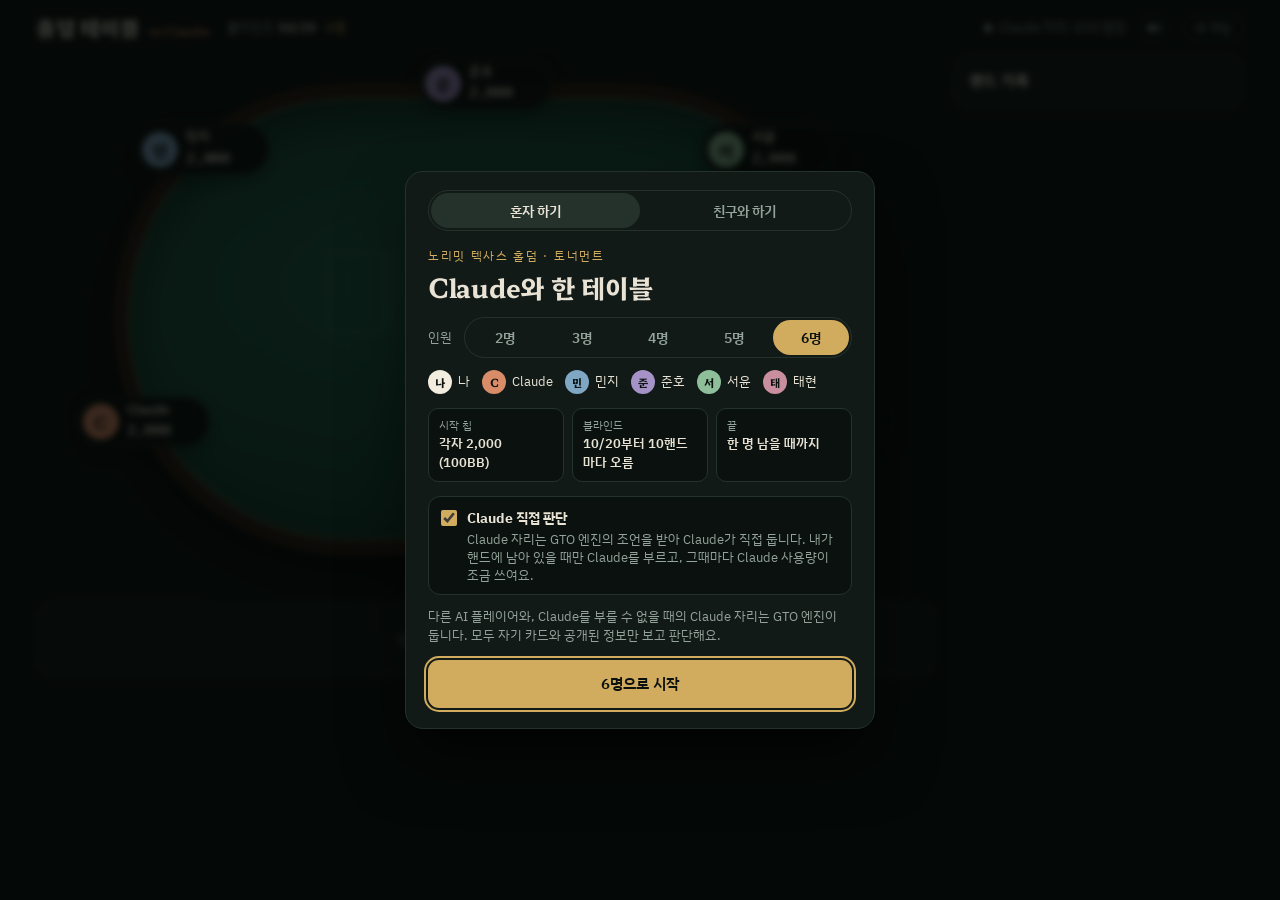
<file: index.html>
<!doctype html>
<html lang="ko">
<head>
  <meta charset="utf-8">
  <meta name="viewport" content="width=device-width, initial-scale=1, viewport-fit=cover">
  <title>Claude 홀덤 테이블</title>
  <link rel="preconnect" href="https://fonts.googleapis.com">
  <link rel="preconnect" href="https://fonts.gstatic.com" crossorigin>
  <link rel="stylesheet" href="https://fonts.googleapis.com/css2?family=Hahmlet:wght@600;700&family=IBM+Plex+Mono:wght@500;600&family=IBM+Plex+Sans+KR:wght@400;500;600&display=swap">
  <link rel="stylesheet" href="style.css">
</head>
<body>
  <div id="app">
    <header class="topbar">
      <div class="brand">홀덤 테이블 <span>vs Claude</span></div>
      <div class="level" id="level">블라인드 <b>10/20</b></div>
      <div class="top-right">
        <div class="link" id="link"><i class="dot checking" id="link-dot"></i><span id="link-text">Claude 연결 확인 중</span><span class="link-short" id="link-short">확인 중</span></div>
        <div class="seg" id="depth" role="group" aria-label="Claude 생각 깊이" hidden>
          <button type="button" data-depth="quick" aria-pressed="true">빠르게</button>
          <button type="button" data-depth="default" aria-pressed="false">깊게</button>
        </div>
        <button class="link-btn" id="retry" type="button" hidden>다시 연결</button>
        <button class="icon-btn" id="sound" type="button" aria-label="소리" aria-pressed="true" title="소리 끄기">
          <svg viewBox="0 0 24 24" aria-hidden="true" focusable="false"><path class="spk" d="M4 9.5h3.3L12 5.6v12.8l-4.7-3.9H4z"/><path class="snd-on" d="M15.6 9.2a4 4 0 0 1 0 5.6M18.3 6.6a7.6 7.6 0 0 1 0 10.8"/><path class="snd-off" d="M16.2 9.6l4.8 4.8M21 9.6l-4.8 4.8"/></svg>
        </button>
        <button class="link-btn" id="new-game" type="button">새 게임</button>
      </div>
    </header>

    <div class="layout">
      <section class="play">
        <div class="stage">
          <div class="table" id="table">
            <div class="felt" aria-hidden="true"></div>
            <!-- 가운데: 보드 · 팟 -->
            <div class="center">
              <div class="board" id="board"></div>
              <div class="pot" id="pot"></div>
              <div class="sidepots" id="sidepots"></div>
              <div class="print" id="print">No Limit</div>
            </div>
            <!-- 자리 · 베팅 칩: game.js가 인원에 맞춰 만든다 -->
            <div id="seats"></div>
          </div>
        </div>

        <div class="controls" id="controls"><div class="waiting">인원을 고르면 카드를 나눠줍니다</div></div>
      </section>

      <aside class="log-panel">
        <h2>핸드 기록</h2>
        <ol class="log" id="log"></ol>
      </aside>
    </div>
  </div>

  <div class="modal" id="modal" hidden><div class="modal-card" id="modal-card" role="dialog" aria-modal="true"></div></div>

  <!-- 친구와 하기(온라인)용 PeerJS(WebRTC). index.html(로컬 · GitHub Pages)에서만 불러온다.
       artifact.html은 일부러 불러오지 않는다: 아티팩트 안에서는 외부 연결이 막혀 있어 친구와 하기를 끈다 -->
  <script src="vendor/peerjs.min.js"></script>
  <script src="engine.js"></script>
  <script src="table.js"></script>
  <script src="gto.js"></script>
  <script src="reads.js"></script>
  <script src="net.js"></script>
  <script src="sound.js"></script>
  <script src="motion.js"></script>
  <script src="game.js"></script>
</body>
</html>
</file>
<file: style.css>
/* 밤의 카드룸 한 테이블 — 2~6명이 타원 테이블에 둘러앉는다. 나는 아래 가운데.
   넓으면 오른쪽, 좁으면 아래에 핸드 기록. 어두운 단일 테마 (밝은 모드에서도 같은 화면) */
:root {
  --room: #0b110f;        /* 방 바닥 */
  --panel: #121a17;       /* 조작판 · 기록 패널 */
  --line: #25322c;        /* 구분선 */
  --felt: #1b5040;        /* 펠트 */
  --felt-hi: #256851;
  --felt-lo: #0f3429;
  --rail: #2b1c15;        /* 호두나무 레일 */
  --brass: #d1ab5e;       /* 강조: 딜러 버튼 · 주요 버튼 · 승리 */
  --ivory: #f3ede0;       /* 카드 앞면 */
  --ink: #e8e3d5;         /* 본문 글자 */
  --muted: #93a29a;       /* 보조 글자 */
  --card-ink: #19191d;
  --suit-red: #c0303c;
  --back: #6b1e27;        /* 카드 뒷면 */
  --clay: #d98c68;        /* Claude 자리 */
  --up: #8fd0a5;          /* 이득 */
  --down: #e58a7c;        /* 손해 */
  --shade: rgba(5, 10, 8, .62);
  --plate: rgba(9, 15, 13, .9);

  --display: "Hahmlet", "Noto Serif KR", Georgia, serif;
  --body: "IBM Plex Sans KR", "Apple SD Gothic Neo", "Malgun Gothic", system-ui, sans-serif;
  --mono: "IBM Plex Mono", ui-monospace, Menlo, Consolas, monospace;

  /* 카드 폭: 보드 · 내 카드 · 다른 사람 카드 */
  --cw-board: 58px;
  --cw-me: 60px;
  --cw-op: 40px;
  color-scheme: dark;
}

* { box-sizing: border-box; }
[hidden] { display: none !important; }
html, body { height: 100%; }
body {
  margin: 0; background: var(--room); color: var(--ink);
  font-family: var(--body); font-size: 15px; line-height: 1.5;
  -webkit-font-smoothing: antialiased;
  overflow-x: hidden;
}
button { font: inherit; color: inherit; cursor: pointer; }
button:disabled { cursor: default; }
:focus-visible { outline: 2px solid var(--brass); outline-offset: 2px; }
kbd { font: 500 11px var(--mono); opacity: .55; margin-left: 4px; }

#app {
  max-width: 1240px; margin: 0 auto;
  padding-inline: 16px; padding-block: 12px 24px;
  display: flex; flex-direction: column; gap: 10px;
}

/* ===== 상단 ===== */
.topbar { display: flex; flex-wrap: wrap; align-items: center; gap: 6px 18px; }
.brand { font-family: var(--display); font-weight: 700; font-size: 21px; letter-spacing: -.01em; white-space: nowrap; }
.brand span { font-family: var(--body); font-weight: 500; font-size: 13px; color: var(--clay); margin-left: 4px; letter-spacing: .02em; }
.level { color: var(--muted); font-size: 13px; font-variant-numeric: tabular-nums; }
.level b { color: var(--ink); font-weight: 600; }
.level span { color: var(--brass); }
.level em { font-style: normal; color: var(--ink); }
.top-right { margin-left: auto; display: flex; flex-wrap: wrap; align-items: center; gap: 8px 12px; }
.link { display: flex; align-items: center; gap: 7px; font-size: 13px; color: var(--muted); cursor: help; }
.dot { width: 8px; height: 8px; border-radius: 50%; background: var(--muted); flex: none; }
.dot.live { background: var(--up); box-shadow: 0 0 0 3px rgba(143, 208, 165, .18); }
.dot.paused { background: var(--brass); }
.dot.checking { animation: blink 1.2s infinite; }
.link-short { display: none; }
@keyframes blink { 50% { opacity: .3; } }

.seg { display: flex; border: 1px solid var(--line); border-radius: 999px; padding: 2px; }
.seg button { border: 0; background: none; border-radius: 999px; padding: 3px 11px; font-size: 12px; color: var(--muted); }
.seg button[aria-pressed="true"] { background: var(--line); color: var(--ink); }
.link-btn {
  border: 1px solid var(--line); background: none; border-radius: 999px;
  padding: 4px 12px; font-size: 12px; color: var(--muted); white-space: nowrap;
}
.link-btn:hover { color: var(--ink); border-color: var(--muted); }
/* 소리 켜기/끄기: 누르는 자리는 40px, 보이는 동그라미는 30px */
.icon-btn {
  position: relative; flex: none; width: 40px; height: 40px; margin: -5px -4px;
  display: grid; place-items: center; border: 0; background: none; padding: 0; border-radius: 999px;
  color: var(--muted);
}
.icon-btn::before { content: ""; position: absolute; inset: 5px; border: 1px solid var(--line); border-radius: 999px; transition: border-color .15s; }
.icon-btn:hover { color: var(--ink); }
.icon-btn:hover::before { border-color: var(--muted); }
.icon-btn:focus-visible { outline-offset: -3px; }
.icon-btn svg { position: relative; width: 18px; height: 18px; fill: none; stroke: currentColor; stroke-width: 1.8; stroke-linecap: round; stroke-linejoin: round; }
.icon-btn .spk { fill: currentColor; stroke-width: 1.2; }
.icon-btn[aria-pressed="true"] .snd-off, .icon-btn[aria-pressed="false"] .snd-on { display: none; }
.icon-btn[aria-pressed="false"] { color: var(--muted); opacity: .8; }

/* ===== 배치 ===== */
.layout { display: grid; grid-template-columns: minmax(0, 1fr) 290px; gap: 18px; align-items: start; }
.play { display: flex; flex-direction: column; gap: 12px; min-width: 0; }

/* ===== 테이블 ===== */
/* stage = 테이블 바깥으로 걸치는 명패 자리까지 포함한 상자 */
.stage { padding: 30px 78px 36px; }
.table { position: relative; height: clamp(400px, calc(100vh - 330px), 470px); }
.felt {
  position: absolute; inset: 0;
  border-radius: 999px;
  border: 14px solid var(--rail);
  background: radial-gradient(120% 85% at 50% 42%, var(--felt-hi) 0%, var(--felt) 46%, var(--felt-lo) 100%);
  box-shadow:
    inset 0 0 0 2px rgba(209, 171, 94, .32),
    inset 0 14px 44px rgba(0, 0, 0, .45),
    0 0 0 1px #3d2a1f,
    0 22px 48px rgba(0, 0, 0, .55);
}

.center {
  position: absolute; left: 50%; top: 48%; transform: translate(-50%, -50%);
  display: flex; flex-direction: column; align-items: center; gap: 7px; z-index: 1;
}
.board { --w: var(--cw-board); display: flex; gap: clamp(4px, .8vw, 7px); }
.pot {
  display: flex; align-items: center; gap: 7px; min-height: 26px;
  font-size: 13px; color: var(--ivory); white-space: nowrap;
}
.pot:not(:empty) { background: var(--shade); border-radius: 999px; padding: 2px 13px 2px 6px; }
.pot b { font: 600 15px var(--mono); }
.sidepots { font: 500 11.5px var(--mono); color: var(--ivory); opacity: .75; white-space: nowrap; }
.sidepots:empty { display: none; }
.print {
  position: absolute; left: 50%; top: calc(100% + 6px); transform: translateX(-50%);
  font: 600 10px var(--body); letter-spacing: .32em; text-transform: uppercase;
  color: var(--brass); opacity: .4; white-space: nowrap; pointer-events: none;
}

/* ===== 자리 ===== */
/* .seat 의 기준점 = 명패 가운데. 카드는 명패 위(아래쪽 자리) 또는 아래(위쪽 자리)에 붙는다 */
.seat { position: absolute; transform: translate(-50%, -50%); z-index: 3; }
.plate {
  position: relative; z-index: 1;
  display: flex; align-items: center; gap: 8px;
  min-width: 132px;
  background: var(--plate); border: 1px solid var(--line); border-radius: 999px;
  padding: 4px 16px 4px 4px;
  box-shadow: 0 6px 16px rgba(0, 0, 0, .35);
  transition: border-color .2s, box-shadow .2s, opacity .2s;
}
.avatar {
  width: 36px; height: 36px; border-radius: 50%; flex: none;
  display: grid; place-items: center;
  background: var(--av, var(--muted)); color: var(--room);
  font: 700 16px var(--display);
}
.seat.me .avatar { font-size: 14px; }
.who { display: flex; flex-direction: column; min-width: 0; line-height: 1.2; }
.nm { display: flex; align-items: baseline; gap: 6px; white-space: nowrap; }
.nm b { font-size: 13px; font-weight: 600; }
.pos { font: 600 10px var(--mono); font-style: normal; letter-spacing: .04em; color: var(--brass); }
.stack { font: 600 15px var(--mono); letter-spacing: -.02em; white-space: nowrap; }
.dealer {
  position: absolute; top: -7px; right: -7px; width: 22px; height: 22px; border-radius: 50%;
  display: grid; place-items: center; background: var(--ivory); color: var(--card-ink);
  font: 700 11px var(--body); box-shadow: 0 2px 4px rgba(0, 0, 0, .45), inset 0 0 0 2px var(--brass);
}

.seat .hole {
  --w: var(--cw-op);
  position: absolute; left: 50%; bottom: calc(100% - 8px); transform: translateX(-50%);
  display: flex; gap: 3px; z-index: 0;
}
.seat.below .hole { bottom: auto; top: calc(100% + 3px); } /* 위쪽 자리: 명패가 카드 숫자를 가리지 않게 */
.seat.me .hole { --w: var(--cw-me); gap: 6px; bottom: calc(100% - 4px); }

.seat.turn .plate { border-color: var(--brass); box-shadow: 0 0 0 3px rgba(209, 171, 94, .25), 0 6px 16px rgba(0, 0, 0, .35); }
/* 시간 제한이 없는 차례(혼자 하기 · AI): 은은하게 숨쉰다. 친구와 하기의 사람 차례는 남은 시간 링 */
.seat.turn:not(.timed):not(.thinking) .plate { animation: turn-pulse 1.6s ease-in-out infinite; }
@keyframes turn-pulse { 50% { box-shadow: 0 0 0 7px rgba(209, 171, 94, .13), 0 6px 16px rgba(0, 0, 0, .35); } }
.ring { position: absolute; left: -6px; top: -6px; pointer-events: none; line-height: 0; } /* 명패 테두리 5px 바깥 (game.js가 크기를 맞춘다) */
.ring svg { display: block; overflow: visible; }
.ring rect { fill: none; stroke: var(--brass); stroke-width: 3; stroke-linecap: round; transition: stroke-dashoffset .25s linear, stroke .2s; }
.ring.urgent rect { stroke: var(--down); }
.ring.urgent { animation: blink 1s infinite; }
.seat.timed .plate { box-shadow: 0 6px 16px rgba(0, 0, 0, .35); }
.seat.thinking .plate { animation: glow 1.4s ease-in-out infinite; }
@keyframes glow { 50% { box-shadow: 0 0 0 6px rgba(217, 140, 104, .18), 0 6px 16px rgba(0, 0, 0, .35); } }
.seat.folded .plate { opacity: .5; }
.seat.busted .stack { color: var(--muted); font-family: var(--body); font-size: 13px; }
.seat.out .plate { opacity: .35; filter: grayscale(1); }
.seat.winner .plate { border-color: var(--brass); }

/* 지금 내 패 이름 */
.made:empty { display: none; }
.made {
  position: absolute; left: calc(50% + var(--cw-me) + 14px); bottom: calc(100% + 28px);
  font-size: 12px; color: var(--ivory); white-space: nowrap;
  background: var(--shade); border-radius: 999px; padding: 2px 10px;
}

/* 베팅 칩 · 행동 표시 */
.bet {
  position: absolute; transform: translate(-50%, -50%); z-index: 2;
  display: flex; flex-direction: column; align-items: center; gap: 3px;
  pointer-events: none;
}
.tag {
  font-size: 11.5px; font-weight: 600; line-height: 1.5; white-space: nowrap;
  padding: 1px 9px; border-radius: 999px;
  background: var(--shade); color: var(--ivory);
}
.tag.allin { background: var(--brass); color: var(--room); }
.tag.fold { color: var(--muted); }
.tag.lbl.win { background: var(--brass); color: var(--room); }
/* 뻥카 도장: 쇼다운에서 들킨 뻥카 (뻥카로 벳하고 끝까지 약한 패. motion.js가 카드가 펴진 뒤 찍는다) */
.tag.bluff {
  background: #b5352f; color: #fff4e6; border: 1.5px solid rgba(255, 236, 214, .8);
  font: 700 12px/1.35 var(--display); letter-spacing: .03em; padding: 1px 8px 0;
  transform: rotate(-6deg); box-shadow: 0 3px 8px rgba(0, 0, 0, .45);
}
.lbl .ls { display: none; }
.amt {
  display: flex; align-items: center; gap: 5px; white-space: nowrap;
  font: 600 13px var(--mono); color: var(--ivory);
  text-shadow: 0 1px 2px rgba(0, 0, 0, .6);
}
.amt.win { color: var(--brass); }
.chip {
  display: inline-block; width: 15px; height: 15px; border-radius: 50%; flex: none;
  background: repeating-conic-gradient(var(--ivory) 0 18deg, var(--clay) 18deg 60deg);
  box-shadow: inset 0 0 0 3px var(--clay), 0 1px 2px rgba(0, 0, 0, .5);
}

/* Claude 말풍선: 명패 옆 */
.bubble {
  position: absolute; left: calc(100% + 12px); top: 50%; z-index: 5;
  width: max-content; max-width: 200px;
  background: var(--ivory); color: var(--card-ink);
  border-radius: 14px; padding: 7px 12px; font-size: 14px; line-height: 1.4;
  opacity: 0; transform: translateY(-50%) translateX(-4px); pointer-events: none;
  transition: opacity .2s, transform .2s;
  box-shadow: 0 8px 20px rgba(0, 0, 0, .4);
}
.bubble.on { opacity: 1; transform: translateY(-50%); pointer-events: auto; }
.bubble::before {
  content: ""; position: absolute; left: -6px; top: 50%; margin-top: -6px;
  border: 6px solid transparent; border-left: 0; border-right-color: var(--ivory);
}
.bubble.to-left { left: auto; right: calc(100% + 12px); }
/* 위 가운데 자리(폰 헤즈업): 카드 아래 */
.bubble.below { left: 50%; top: calc(100% + var(--cw-op) * 1.4 + 4px); transform: translateX(-50%) translateY(-4px); }
.bubble.below.on { transform: translateX(-50%); }
.bubble.below::before { left: 50%; top: -6px; margin: 0 0 0 -6px; border: 6px solid transparent; border-top: 0; border-bottom-color: var(--ivory); }
/* 가운데 높이의 왼쪽 자리(넓은 화면 4인): 카드 위 */
.bubble.above { left: -8px; top: auto; bottom: calc(100% + var(--cw-op) * 1.4 + 2px); transform: translateY(4px); }
.bubble.above.on { transform: none; }
.bubble.above::before { left: 26px; top: auto; bottom: -6px; margin: 0; border: 6px solid transparent; border-bottom: 0; border-top-color: var(--ivory); }
.bubble.to-left::before { left: auto; right: -6px; border: 6px solid transparent; border-right: 0; border-left-color: var(--ivory); }
.bubble small { display: block; font-size: 11px; color: #6b5d4a; margin-top: 2px; }
.bubble .link-btn { color: #6b5d4a; border-color: #d9cfbb; padding: 1px 8px; margin-left: 4px; font-size: 11px; }
.dots::after { content: "…"; display: inline-block; animation: blink 1s infinite; }

/* ===== 카드 ===== */
.card {
  position: relative; flex: none; width: var(--w, 58px); aspect-ratio: 5 / 7;
  border-radius: calc(var(--w, 58px) * .1);
  background: var(--ivory); color: var(--card-ink);
  box-shadow: 0 1px 0 rgba(0, 0, 0, .25), 0 5px 12px rgba(0, 0, 0, .35);
  font-family: var(--display); user-select: none;
  transition: transform .2s, filter .2s;
}
.card.red { color: var(--suit-red); }
.card .idx {
  position: absolute; top: 5%; left: 9%;
  display: flex; flex-direction: column; align-items: center;
  font-weight: 700; font-size: calc(var(--w, 58px) * .34); line-height: .95;
}
.card .idx.ten { letter-spacing: -.09em; margin-left: -.06em; }
.card .idx i { font-style: normal; font-size: .72em; line-height: 1; margin-top: .08em; }
.card .pip { position: absolute; right: 8%; bottom: 2%; font-size: calc(var(--w, 58px) * .6); line-height: 1; }
/* 다른 사람의 작은 카드: 숫자 · 무늬를 크게 */
.seat:not(.me) .card .idx { font-size: calc(var(--w) * .46); top: 6%; left: 10%; }
.seat:not(.me) .card .pip { font-size: calc(var(--w) * .5); right: 7%; bottom: 3%; }
.card.back {
  background:
    repeating-linear-gradient(45deg, rgba(243, 237, 224, .13) 0 2px, transparent 2px 7px),
    repeating-linear-gradient(-45deg, rgba(243, 237, 224, .13) 0 2px, transparent 2px 7px),
    var(--back);
  box-shadow: inset 0 0 0 2px var(--ivory), inset 0 0 0 3px var(--brass), 0 5px 12px rgba(0, 0, 0, .35);
}
.card.slot { background: none; box-shadow: inset 0 0 0 1.5px rgba(243, 237, 224, .16); }
.card.win { transform: translateY(-5px); box-shadow: 0 0 0 2px var(--brass), 0 10px 18px rgba(0, 0, 0, .4); }
.seat.below .card.win { transform: translateY(5px); }
.card.dim { filter: brightness(.5) saturate(.6); }
/* 쇼다운: 카드가 다 펴질 때까지 이긴 카드 표시를 미룬다 (motion.js) */
#table.fx-hold .card.win { transform: none; box-shadow: 0 1px 0 rgba(0, 0, 0, .25), 0 5px 12px rgba(0, 0, 0, .35); }
#table.fx-hold #board .card.dim, #table.fx-hold .seat:not(.folded) .card.dim { filter: none; }
.card.deal { animation: deal .32s cubic-bezier(.2, .8, .3, 1); }
.card.flip { animation: flip .4s ease-out; }
@keyframes deal { from { opacity: 0; transform: translateY(-14px) rotate(-4deg) scale(.94); } }
@keyframes flip { from { transform: rotateY(90deg); } }

/* ===== 움직임 (motion.js) =====
   테이블 위에 잠깐 띄우는 복제 카드 · 칩. 누르기를 가로채지 않고(pointer-events: none) 끝나면 지운다 */
.fx-layer { position: absolute; inset: 0; z-index: 6; pointer-events: none; }
.fx { position: absolute; left: 0; top: 0; opacity: 0; pointer-events: none; will-change: transform, opacity; }
.fx.card { transition: none; animation: none; }
.fx-chips { width: 15px; height: 15px; }
.fx-chips .chip { position: absolute; left: 0; }
.fx-pot {
  display: flex; align-items: center; gap: 5px; white-space: nowrap;
  padding: 2px 9px 2px 4px; border-radius: 999px; background: var(--shade);
  font: 600 13px var(--mono); color: var(--brass); box-shadow: 0 4px 10px rgba(0, 0, 0, .35);
}
.fx-glow { border-radius: 999px; box-shadow: 0 0 0 2px var(--brass), 0 0 20px 6px rgba(209, 171, 94, .5); }
.fx-knock { width: 30px; height: 30px; border-radius: 50%; border: 2px solid rgba(243, 237, 224, .55); }

/* ===== 조작판 ===== */
.controls {
  background: var(--panel); border: 1px solid var(--line); border-radius: 16px;
  padding: 12px; display: flex; flex-direction: column; gap: 10px; min-height: 74px;
  transition: border-color .2s;
}
.controls.mine { border-color: rgba(209, 171, 94, .45); }
.waiting { display: flex; flex-wrap: wrap; align-items: center; justify-content: center; gap: 8px 14px; min-height: 48px; color: var(--muted); font-size: 14px; text-align: center; }
.ctl-head { display: flex; align-items: center; justify-content: space-between; gap: 8px; font-size: 13px; color: var(--muted); }
.ctl-head b { color: var(--brass); font-weight: 600; }
.ctl-info { font-variant-numeric: tabular-nums; min-width: 0; }
.toggle {
  display: inline-flex; align-items: center; gap: 7px; flex: none;
  border: 1px solid var(--line); background: none; border-radius: 999px;
  padding: 3px 11px 3px 6px; font-size: 12px; color: var(--muted);
}
.toggle i { width: 22px; height: 12px; border-radius: 999px; background: var(--line); position: relative; transition: background .15s; }
.toggle i::after { content: ""; position: absolute; top: 2px; left: 2px; width: 8px; height: 8px; border-radius: 50%; background: var(--muted); transition: transform .15s, background .15s; }
.toggle[aria-pressed="true"] { color: var(--ink); border-color: rgba(209, 171, 94, .5); }
.toggle[aria-pressed="true"] i { background: rgba(209, 171, 94, .35); }
.toggle[aria-pressed="true"] i::after { transform: translateX(10px); background: var(--brass); }

.actions { display: grid; grid-template-columns: repeat(3, minmax(0, 1fr)); gap: 8px; }
.btn {
  min-height: 48px; padding: 0 14px; border-radius: 11px;
  border: 1px solid var(--line); background: transparent; color: var(--ink);
  font-weight: 600; font-size: 15px; font-variant-numeric: tabular-nums;
  transition: background .15s, border-color .15s;
}
.btn:disabled { opacity: .35; }
.btn.fold:not(:disabled):hover { border-color: var(--down); color: var(--down); }
.btn.call { background: #1a2420; }
.btn.call:hover { border-color: var(--muted); }
.btn.raise, .btn.primary { background: var(--brass); border-color: transparent; color: var(--room); }
.btn.raise:not(:disabled):hover, .btn.primary:hover { filter: brightness(1.08); }
.btn.raise kbd, .btn.primary kbd { opacity: .6; }
.btn.ff { min-height: 36px; font-size: 13px; padding: 0 14px; border-radius: 999px; }
.btn.ff.on { border-color: var(--brass); color: var(--brass); }

.sizer { display: flex; flex-wrap: wrap; align-items: center; gap: 10px 12px; }
.presets { display: flex; gap: 6px; flex-wrap: wrap; }
.preset {
  border: 1px solid var(--line); background: none; border-radius: 8px;
  padding: 5px 10px; font-size: 13px; color: var(--ink);
}
.preset:hover { border-color: var(--brass); color: var(--brass); }
.sizer input[type=range] { flex: 1 1 140px; min-width: 0; accent-color: var(--brass); }
.sizer input[type=number] {
  width: 104px; padding: 7px 10px; border-radius: 8px;
  border: 1px solid var(--line); background: var(--room); color: var(--ink);
  font: 600 14px var(--mono);
}

/* GTO 힌트 막대 */
.hint { display: flex; flex-direction: column; gap: 6px; }
.hint-bar { display: flex; height: 8px; border-radius: 999px; overflow: hidden; background: var(--line); gap: 2px; }
.hint-bar i { flex-basis: 0; min-width: 3px; }
.hint-legend { display: flex; flex-wrap: wrap; gap: 4px 14px; font-size: 12px; color: var(--muted); }
.hint-legend span { display: inline-flex; align-items: center; gap: 5px; white-space: nowrap; }
.hint-legend b { color: var(--ink); font: 600 12px var(--mono); }
.hint-eq { margin-left: auto; }
.hint-note { font-size: 12px; color: var(--muted); }
/* 이번 게임 읽기로 옮긴 비율 */
.hint-read { display: flex; align-items: baseline; gap: 7px; font-size: 12px; color: var(--ink); line-height: 1.4; word-break: keep-all; overflow-wrap: anywhere; }
.hint-read b { flex: none; font: 600 10.5px var(--body); color: var(--brass); border: 1px solid rgba(209, 171, 94, .45); border-radius: 999px; padding: 0 7px; }
.sw { width: 9px; height: 9px; border-radius: 2px; flex: none; }
.k-fold { background: #5b6962; }
.k-check, .k-call { background: #74b38d; }
.k-raise { background: var(--brass); }
.k-allin { background: var(--clay); }

/* 핸드 결과 */
.done { display: flex; flex-wrap: wrap; align-items: center; gap: 10px 16px; }
.result { list-style: none; margin: 0; padding: 0; flex: 1 1 260px; min-width: 0; display: flex; flex-direction: column; gap: 3px; font-size: 14px; }
.result li { display: flex; flex-wrap: wrap; align-items: baseline; gap: 2px 10px; }
.r-pot { color: var(--muted); white-space: nowrap; }
.r-pot b { font: 600 14px var(--mono); color: var(--ivory); }
.r-win { font-weight: 600; }
.r-win small { font-weight: 500; font-size: 13px; color: var(--brass); margin-left: 4px; }
.net { font-size: 13px; color: var(--muted); white-space: nowrap; }
.net b { font: 600 17px var(--mono); color: var(--ink); margin-left: 4px; }
.net.up b { color: var(--up); }
.net.down b { color: var(--down); }
.done .btn { flex: 0 1 200px; }

/* ===== 핸드 기록 ===== */
.log-panel {
  position: sticky; top: calc(12px + env(safe-area-inset-top, 0px));
  background: var(--panel); border: 1px solid var(--line); border-radius: 16px;
  padding: 14px 14px 10px; max-height: calc(100vh - 40px); overflow: auto;
}
.log-panel h2 { margin: 0 0 8px; font: 700 15px var(--display); }
.log { list-style: none; margin: 0; padding: 0; display: flex; flex-direction: column; }
.log > li { border-top: 1px solid var(--line); }
.log > li:first-child { border-top: 0; }
.log summary {
  display: flex; justify-content: space-between; gap: 8px; cursor: pointer;
  padding: 7px 0; font-size: 13px; font-weight: 600; list-style: none;
}
.log summary::-webkit-details-marker { display: none; }
.log summary span { font: 600 13px var(--mono); color: var(--muted); }
.log summary .up { color: var(--up); }
.log summary .down { color: var(--down); }
.log summary .live { font-family: var(--body); font-weight: 500; color: var(--brass); }
.log ul { list-style: none; margin: 0 0 8px; padding: 0; font-size: 12.5px; color: var(--muted); display: flex; flex-direction: column; gap: 2px; }
.log ul b { color: var(--ink); font-weight: 600; }
.street-line { color: var(--ink); }
.street { font-weight: 600; color: var(--brass); margin-right: 4px; }
.said { color: var(--clay); }
.bluff-line { color: #ef9a8c; }
.bluff-line b { color: inherit !important; }
.semi-line { opacity: .8; }
.lc { font-family: var(--mono); font-weight: 600; color: var(--ink); white-space: nowrap; }
.lc.red { color: #ef7d84; }

/* ===== 창 ===== */
.modal {
  position: fixed; inset: 0; z-index: 20; display: grid; place-items: center;
  padding: 16px; background: rgba(3, 6, 5, .74); backdrop-filter: blur(3px);
  overflow-y: auto;
}
.modal-card {
  width: min(470px, 100%); background: var(--panel); border: 1px solid var(--line);
  border-radius: 18px; padding: 24px 22px 20px; box-shadow: 0 30px 60px rgba(0, 0, 0, .5);
}
.modal-card h1 { margin: 0 0 14px; font: 700 26px/1.25 var(--display); letter-spacing: -.01em; text-wrap: balance; }
.modal-card p { margin: 0 0 12px; color: var(--ink); }
.modal-card .fine { font-size: 12.5px; color: var(--muted); }
.eyebrow { font-size: 12px; letter-spacing: .14em; color: var(--brass) !important; margin-bottom: 6px !important; }
.rules {
  display: grid; grid-template-columns: repeat(3, minmax(0, 1fr)); gap: 8px; margin: 0 0 14px;
}
.rules div { background: var(--room); border: 1px solid var(--line); border-radius: 10px; padding: 8px 10px; }
.rules dt { font-size: 11px; color: var(--muted); }
.rules dd { margin: 0; font-size: 13px; font-weight: 600; }
.modal-actions { display: flex; flex-wrap: wrap; gap: 8px; margin-top: 16px; }
.modal-actions .btn { flex: 1 1 130px; }

.field { display: flex; align-items: center; gap: 12px; margin-bottom: 12px; }
.field-label { font-size: 13px; color: var(--muted); flex: none; }
.seg.count { flex: 1; }
.seg.count button { flex: 1; padding: 7px 0; font-size: 14px; font-weight: 600; }
.seg.count button[aria-pressed="true"] { background: var(--brass); color: var(--room); }
.lineup { list-style: none; margin: 0 0 14px; padding: 0; display: flex; flex-wrap: wrap; gap: 6px 12px; }
.lineup li { display: flex; align-items: center; gap: 6px; font-size: 13px; transition: opacity .15s; }
.lineup li.off { opacity: .25; }
.lineup .avatar, .standings .avatar { width: 24px; height: 24px; font-size: 11px; }
.check {
  display: flex; gap: 10px; align-items: flex-start; cursor: pointer;
  background: var(--room); border: 1px solid var(--line); border-radius: 12px; padding: 10px 12px; margin-bottom: 12px;
}
.check input { margin: 3px 0 0; accent-color: var(--brass); width: 16px; height: 16px; flex: none; }
.check b { display: block; font-size: 14px; }
.check small { display: block; font-size: 12.5px; color: var(--muted); line-height: 1.45; margin-top: 2px; }
.standings { list-style: none; margin: 0; padding: 0; display: flex; flex-direction: column; gap: 4px; }
.standings li { display: flex; align-items: center; gap: 8px; font-size: 14px; padding: 4px 8px; border-radius: 8px; }
.standings li.me { background: var(--room); }
.standings li span:last-child { margin-left: auto; font: 600 13px var(--mono); color: var(--muted); }
/* 결과 창: AI가 본 나 (이번 게임만) */
.seen { margin: 0 0 14px; }
.seen h2 { display: flex; align-items: baseline; gap: 8px; }
.seen h2 small { font: 500 12px var(--body); color: var(--muted); }
.modal-card .seen-verdict { margin: 0 0 8px; font-size: 14px; color: var(--clay); }
.seen-stats { margin: 0; }
.seen-stats dd small { font: 500 11px var(--body); color: var(--muted); margin-left: 2px; }

/* ===== 친구와 하기 ===== */
/* 설정 창 맨 위: 혼자 하기 · 친구와 하기 */
.seg.tabs { margin: -6px 0 16px; }
.seg.tabs button { flex: 1; padding: 7px 0; font-size: 14px; font-weight: 600; }
.seg.tabs button[aria-pressed="true"] { background: var(--line); color: var(--ink); }
.modal-card h2 { margin: 0 0 4px; font: 700 16px var(--display); }
.field-col { display: flex; flex-direction: column; gap: 5px; margin-bottom: 12px; }
.text-in {
  width: 100%; min-width: 0; min-height: 44px; padding: 8px 12px; border-radius: 10px;
  border: 1px solid var(--line); background: var(--room); color: var(--ink);
  font: 500 16px var(--body); /* 16px 이상: iOS가 입력할 때 화면을 확대하지 않게 */
}
.text-in:focus { outline: none; border-color: var(--brass); }
.text-in::placeholder { color: var(--muted); opacity: .6; }
.mp-choice { display: grid; grid-template-columns: repeat(2, minmax(0, 1fr)); gap: 10px; margin-bottom: 12px; }
.mp-box {
  display: flex; flex-direction: column; gap: 8px;
  background: var(--room); border: 1px solid var(--line); border-radius: 12px; padding: 12px;
}
.mp-box p { margin: 0; font-size: 12.5px; color: var(--muted); flex: 1; }
.mp-box .btn { width: 100%; }
.join-row { display: flex; gap: 6px; }
.join-row .text-in { flex: 1 1 auto; }
.mp-box .join-row .btn { flex: none; width: auto; min-height: 44px; padding: 0 18px; }
.code-in { font: 600 18px var(--mono); letter-spacing: .18em; text-transform: uppercase; text-align: center; padding-inline: 6px; }
.net-error { color: var(--down) !important; font-size: 13.5px; }
.code-text { font-family: var(--mono); font-weight: 600; letter-spacing: .06em; color: var(--brass); }
.url-line { font: 600 14px var(--mono); color: var(--brass) !important; word-break: break-all; user-select: all; }

/* 방장 로비: 큰 방 코드 · 링크 · 들어온 사람 */
.room-code-box {
  display: flex; flex-direction: column; align-items: center; gap: 2px;
  background: var(--room); border: 1px solid var(--line); border-radius: 14px; padding: 10px 12px 12px; margin-bottom: 10px;
}
.room-code {
  font: 600 44px/1.1 var(--mono); letter-spacing: .22em; margin-right: -.22em; /* 마지막 글자 뒤 자간만큼 되돌려 가운데 */
  color: var(--brass); user-select: all;
}
.room-code.pending { font: 500 18px/2.7 var(--body); letter-spacing: 0; margin-right: 0; color: var(--muted); }
.share-row { display: flex; gap: 6px; }
.share-row .btn { flex: none; min-height: 44px; }
.share-url { font: 500 13px var(--mono); color: var(--muted); text-overflow: ellipsis; }
.share-note { margin: 6px 0 12px !important; }
.lobby { list-style: none; margin: 0; padding: 0; display: flex; flex-direction: column; gap: 4px; }
.lobby li {
  display: flex; align-items: center; gap: 8px; font-size: 14px;
  padding: 6px 10px; border-radius: 10px; background: var(--room); border: 1px solid var(--line);
}
.lobby li.ai { background: none; border-style: dashed; color: var(--muted); }
.lobby li.away { opacity: .55; }
.lobby li b { font-weight: 600; min-width: 0; overflow: hidden; text-overflow: ellipsis; white-space: nowrap; }
.lobby li small { font-size: 11px; color: var(--brass); border: 1px solid rgba(209, 171, 94, .45); border-radius: 999px; padding: 0 6px; }
.lobby .avatar { width: 26px; height: 26px; font-size: 12px; }
.lob-tag { margin-left: auto; font-size: 12px; color: var(--muted); white-space: nowrap; }
.lobby li:not(.ai):not(.away) .lob-tag { color: var(--up); }
.lob-kick {
  flex: none; min-height: 28px; padding: 0 9px; border-radius: 999px; cursor: pointer;
  border: 1px solid var(--line); background: none; color: var(--muted); font: 500 12px var(--body);
}
.lob-kick:hover, .lob-kick:focus-visible { color: var(--down); border-color: var(--down); outline: none; }
.standings-note { margin-top: 10px !important; }
.lobby + .fine, .modal-actions + .fine { margin-top: 12px; }
.invite-note { margin-bottom: 6px !important; }

/* 테이블: 차례 시계 · 연결 끊김 */
.clock {
  position: absolute; top: -9px; left: -6px; min-width: 24px; height: 20px; padding: 0 5px;
  display: grid; place-items: center; border-radius: 999px;
  background: var(--brass); color: var(--room); font: 600 11.5px var(--mono);
  box-shadow: 0 2px 4px rgba(0, 0, 0, .45);
}
.clock.urgent { background: var(--down); animation: blink 1s infinite; }
.away-note { font-size: 10.5px; color: var(--down); white-space: nowrap; line-height: 1.3; }
.away-note .as { display: none; }
.seat.away .plate { border-style: dashed; }
.seat.away .avatar { filter: grayscale(.8); opacity: .7; }
.my-clock, .wait-clock { font: 600 12.5px var(--mono); color: var(--brass); }
.my-clock.urgent, .wait-clock.urgent { color: var(--down); }
.next-in { font: 600 13px var(--mono); opacity: .75; }
.next-wait { flex: 0 1 220px; text-align: center; font-size: 14px; color: var(--muted); font-variant-numeric: tabular-nums; }

/* 짧은 알림 (연결 끊김 · 다시 연결 등) */
.toast {
  position: fixed; left: 50%; bottom: calc(18px + env(safe-area-inset-bottom, 0px)); z-index: 30;
  transform: translate(-50%, 12px); opacity: 0; pointer-events: none;
  max-width: min(92vw, 420px); width: max-content;
  background: var(--ivory); color: var(--card-ink); border-radius: 12px; padding: 9px 14px;
  font-size: 14px; line-height: 1.4; box-shadow: 0 12px 28px rgba(0, 0, 0, .45);
  transition: opacity .2s, transform .2s;
}
.toast.on { opacity: 1; transform: translate(-50%, 0); }

/* 한글은 낱말 중간에서 줄을 바꾸지 않는다 (띄어쓰기에서만). 너무 긴 낱말만 아무 데서나 */
.modal-card h1, .modal-card p, .btn, .waiting, .toast { word-break: keep-all; overflow-wrap: anywhere; }

/* ===== 좁은 화면 ===== */
@media (max-width: 900px) {
  .layout { grid-template-columns: minmax(0, 1fr); }
  .log-panel { position: static; max-height: 380px; }
  .table { height: clamp(420px, 60vh, 480px); }
}

/* 폰: 세로로 긴 테이블, 작은 명패 */
@media (max-width: 600px) {
  :root { --cw-board: 37px; --cw-me: 46px; --cw-op: 28px; }
  #app { gap: 8px; padding-block: 10px 20px; }
  .topbar { gap: 2px 10px; }
  .brand { font-size: 18px; }
  .brand span { display: none; }
  .level { font-size: 12px; width: 100%; order: 3; }
  .top-right { gap: 6px 8px; }
  .link { font-size: 12px; gap: 5px; }
  #link-text { display: none; }
  .link-short { display: inline; }
  .stage { padding: 24px 0 28px; }
  .table { height: clamp(420px, calc(100vh - 410px), 520px); }
  .felt { border-width: 10px; }
  .center { top: 50%; gap: 5px; }
  .board { gap: 4px; }
  .pot b { font-size: 13px; }
  .pot { font-size: 12px; min-height: 22px; }
  .print { display: none; }

  .plate { min-width: 0; gap: 5px; padding: 3px 9px 3px 3px; }
  .avatar { width: 26px; height: 26px; font-size: 12px; }
  .seat.me .avatar { font-size: 11px; }
  .nm b { font-size: 11px; max-width: 4.6em; overflow: hidden; text-overflow: ellipsis; } /* 긴 이름이 옆 자리를 화면 밖으로 밀지 않게 */
  .pos { position: absolute; top: -13px; left: 50%; transform: translateX(-50%); font-size: 9px; padding: 0 5px; border-radius: 999px; background: var(--plate); border: 1px solid var(--line); line-height: 1.4; }
  .seat:not(.below) .pos { top: auto; bottom: -13px; } /* 카드가 명패 위에 붙는 자리: 포지션은 명패 아래로 */
  .stack { font-size: 12px; }
  .dealer { width: 17px; height: 17px; font-size: 9px; top: -6px; right: -6px; }
  .seat .hole { gap: 2px; bottom: calc(100% - 5px); }
  .seat.below .hole { top: calc(100% + 2px); }
  .seat.me .hole { gap: 4px; }
  .made { left: calc(50% + var(--cw-me) + 8px); bottom: calc(100% + 16px); font-size: 11px; padding: 1px 8px; }
  .tag { font-size: 10.5px; padding: 0 7px; }
  .tag.bluff { font-size: 11px; padding: 0 6px; }
  .bet.fin.up { flex-direction: row; gap: 5px; } /* 위쪽 자리: 끝난 핸드의 족보 · 딴 칩을 한 줄로 (보드와 겹치지 않게) */
  .bet.fin.up .tag.bluff { position: absolute; bottom: calc(100% + 3px); left: 50%; translate: -50% 0; } /* 뻥카 도장은 그 줄 위에 따로 (옆 자리 결과와 겹치지 않게) */
  .bet.fin.up.mid .tag.bluff { bottom: auto; top: calc(100% + 4px); } /* 맨 위 가운데 자리는 그 자리 카드에 가리니 줄 아래로 */
  .lbl .lf { display: none; }
  .lbl .ls { display: inline; }
  .amt { font-size: 11.5px; gap: 4px; }
  .chip { width: 12px; height: 12px; box-shadow: inset 0 0 0 2.5px var(--clay), 0 1px 2px rgba(0, 0, 0, .5); }
  .bubble { max-width: min(155px, 42vw); font-size: 13px; padding: 6px 10px; }
  .bubble.below { max-width: 220px; }

  .controls { padding: 10px; gap: 8px; }
  .ctl-head { font-size: 12px; }
  .rules { grid-template-columns: minmax(0, 1fr); gap: 6px; }
  .rules div { display: flex; justify-content: space-between; align-items: baseline; gap: 10px; padding: 6px 10px; }
  .rules dd { text-align: right; }
  .btn { font-size: 14px; padding: 0 8px; }
  .sizer { gap: 8px; }
  .sizer input[type=number] { width: 88px; }
  kbd { display: none; }
  .done .btn { flex: 1 1 100%; }
  .mp-choice { grid-template-columns: minmax(0, 1fr); gap: 8px; }
  .mp-box { padding: 10px 12px; gap: 6px; }
  .room-code { font-size: 38px; }
  .clock { top: -8px; left: -5px; min-width: 20px; height: 17px; font-size: 10px; padding: 0 4px; }
  .fx-chips { width: 12px; height: 12px; }
  .fx-pot { font-size: 11.5px; gap: 4px; padding: 1px 7px 1px 3px; }
  .ring rect { stroke-width: 2.5; }
  .away-note { font-size: 9px; }
  .away-note .al { display: none; }
  .away-note .as { display: inline; }
  .next-wait { flex: 1 1 100%; }
  .modal-card { padding: 20px 16px 16px; }
  .modal-card h1 { font-size: 23px; }
}

@media (prefers-reduced-motion: reduce) {
  *, *::before, *::after { animation: none !important; transition: none !important; }
  .fx-layer { display: none; } /* motion.js도 움직임을 만들지 않는다 (소리만) */
}
</file>
